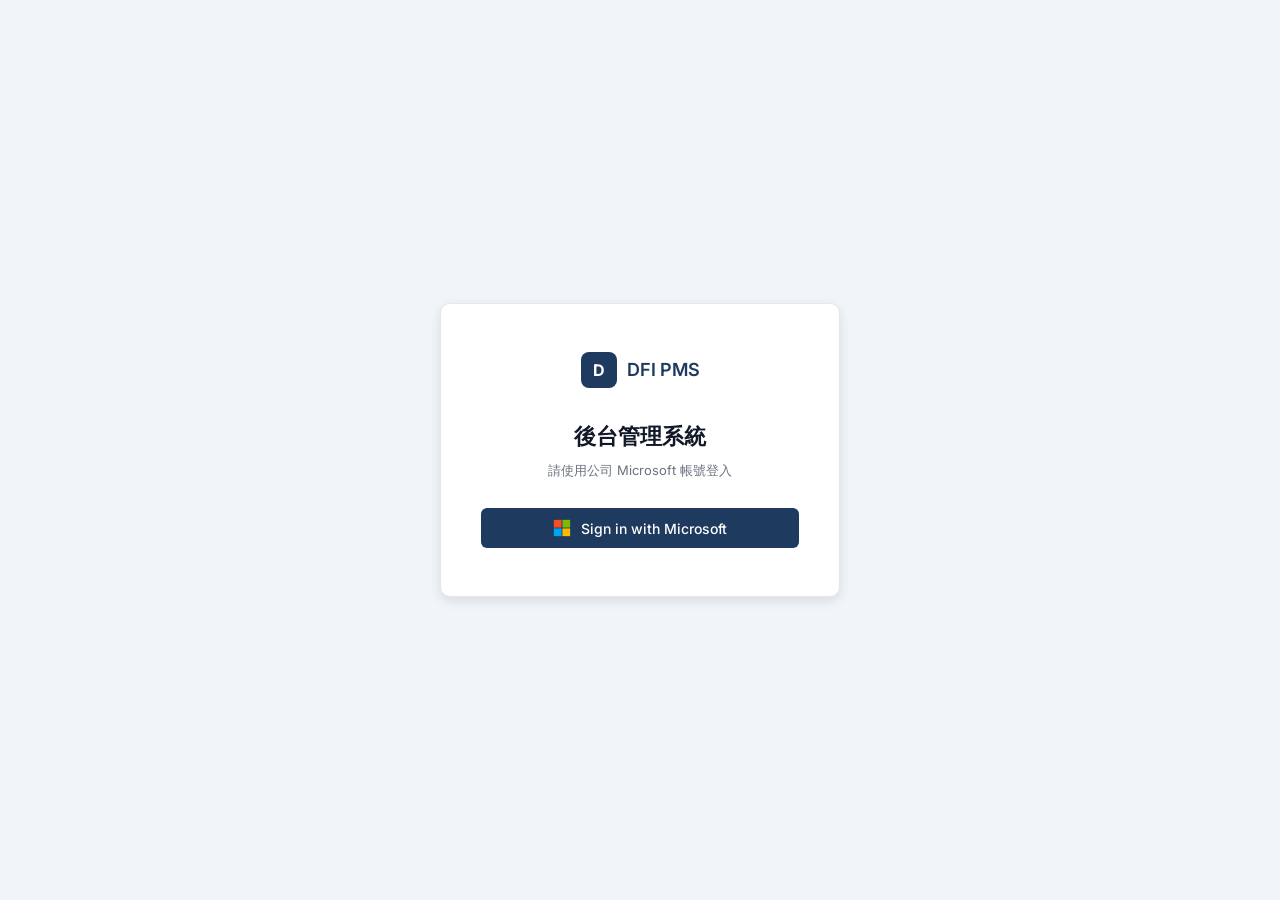
<file: demo/index.html>
<!DOCTYPE html>
<html lang="zh-TW">
<head>
  <meta charset="UTF-8" />
  <meta name="viewport" content="width=device-width, initial-scale=1.0" />
  <title>DFI PMS — Demo</title>
  <link rel="preconnect" href="https://fonts.googleapis.com" />
  <link rel="preconnect" href="https://fonts.gstatic.com" crossorigin />
  <link href="https://fonts.googleapis.com/css2?family=Inter:wght@400;500;600;700&display=swap" rel="stylesheet" />
  <link rel="stylesheet" href="css/tokens.css" />
  <link rel="stylesheet" href="css/layout.css" />
  <link rel="stylesheet" href="css/shared.css" />
  <link rel="stylesheet" href="css/categories.css" />
  <link rel="stylesheet" href="css/products.css" />
</head>
<body>

<!-- ============================================================
     AUTH PAGES
     ============================================================ -->

<!-- Login -->
<div id="view-login" class="auth-page">
  <div class="auth-card">
    <div class="brand">
      <div class="brand-icon">D</div>
      <span class="brand-name">DFI PMS</span>
    </div>
    <h1>後台管理系統</h1>
    <p>請使用公司 Microsoft 帳號登入</p>
    <button class="btn-microsoft" onclick="navigate('products')">
      <svg width="18" height="18" viewBox="0 0 21 21" fill="none">
        <rect x="1" y="1" width="9" height="9" fill="#f25022"/>
        <rect x="11" y="1" width="9" height="9" fill="#7fba00"/>
        <rect x="1" y="11" width="9" height="9" fill="#00a4ef"/>
        <rect x="11" y="11" width="9" height="9" fill="#ffb900"/>
      </svg>
      Sign in with Microsoft
    </button>
  </div>
</div>

<!-- 403 -->
<div id="view-403" class="auth-page">
  <div class="auth-card">
    <div class="error-page-content">
      <div class="error-code">403</div>
      <div class="error-title">無存取權限</div>
      <div class="error-desc">您的帳號無此頁面的讀取權限，請聯繫管理員。</div>
      <button class="btn btn-primary" onclick="navigate('products')">返回首頁</button>
    </div>
  </div>
</div>

<!-- 404 -->
<div id="view-404" class="auth-page">
  <div class="auth-card">
    <div class="error-page-content">
      <div class="error-code">404</div>
      <div class="error-title">找不到頁面</div>
      <div class="error-desc">您所存取的頁面不存在或已被移除。</div>
      <button class="btn btn-primary" onclick="navigate('products')">返回首頁</button>
    </div>
  </div>
</div>

<!-- ============================================================
     APP LAYOUT
     ============================================================ -->
<div id="app-layout">

  <!-- Sidebar -->
  <aside class="sidebar">
    <div class="sidebar-logo">
      <div class="sidebar-logo-icon">D</div>
      <span class="sidebar-logo-text">DFI PMS</span>
    </div>

    <nav class="sidebar-nav">

      <!-- 產品管理 -->
      <div class="nav-section">
        <div class="nav-section-label">內容管理</div>
        <div id="grp-products-toggle" class="nav-group-toggle">
          <svg width="16" height="16" viewBox="0 0 24 24" fill="none" stroke="currentColor" stroke-width="2"><path d="M21 16V8a2 2 0 0 0-1-1.73l-7-4a2 2 0 0 0-2 0l-7 4A2 2 0 0 0 3 8v8a2 2 0 0 0 1 1.73l7 4a2 2 0 0 0 2 0l7-4A2 2 0 0 0 21 16z"/></svg>
          產品管理
          <svg class="chevron" width="14" height="14" viewBox="0 0 24 24" fill="none" stroke="currentColor" stroke-width="2"><polyline points="9 18 15 12 9 6"/></svg>
        </div>
        <div id="grp-products" class="nav-group-children">
          <div id="nav-products" class="nav-item" onclick="navigate('products')">產品列表</div>
          <div id="nav-categories" class="nav-item" onclick="navigate('categories')">產品分類</div>
          <div id="nav-filters" class="nav-item" onclick="navigate('filters')">篩選器</div>
          <div id="nav-tags" class="nav-item" onclick="navigate('tags')">Tags</div>
          <div id="nav-specs" class="nav-item" onclick="navigate('specs')">產品規格</div>
        </div>
      </div>

      <!-- 檔案管理 -->
      <div class="nav-section">
        <div id="grp-files-toggle" class="nav-group-toggle">
          <svg width="16" height="16" viewBox="0 0 24 24" fill="none" stroke="currentColor" stroke-width="2"><path d="M22 19a2 2 0 0 1-2 2H4a2 2 0 0 1-2-2V5a2 2 0 0 1 2-2h5l2 3h9a2 2 0 0 1 2 2z"/></svg>
          檔案管理
          <svg class="chevron" width="14" height="14" viewBox="0 0 24 24" fill="none" stroke="currentColor" stroke-width="2"><polyline points="9 18 15 12 9 6"/></svg>
        </div>
        <div id="grp-files" class="nav-group-children">
          <div id="nav-files" class="nav-item" onclick="navigate('files')">檔案列表</div>
          <div id="nav-file-categories" class="nav-item" onclick="navigate('file-categories')">檔案分類</div>
        </div>
      </div>

      <!-- 帳號管理 / 系統管理 -->
      <div class="nav-section">
        <div class="nav-section-label">系統</div>
        <div id="grp-accounts-toggle" class="nav-group-toggle">
          <svg width="16" height="16" viewBox="0 0 24 24" fill="none" stroke="currentColor" stroke-width="2"><path d="M17 21v-2a4 4 0 0 0-4-4H5a4 4 0 0 0-4 4v2"/><circle cx="9" cy="7" r="4"/><path d="M23 21v-2a4 4 0 0 0-3-3.87"/><path d="M16 3.13a4 4 0 0 1 0 7.75"/></svg>
          帳號管理
          <svg class="chevron" width="14" height="14" viewBox="0 0 24 24" fill="none" stroke="currentColor" stroke-width="2"><polyline points="9 18 15 12 9 6"/></svg>
        </div>
        <div id="grp-accounts" class="nav-group-children">
          <div id="nav-users" class="nav-item" onclick="navigate('users')">使用者</div>
          <div id="nav-roles" class="nav-item" onclick="navigate('roles')">角色權限</div>
        </div>

        <div id="grp-system-toggle" class="nav-group-toggle">
          <svg width="16" height="16" viewBox="0 0 24 24" fill="none" stroke="currentColor" stroke-width="2"><circle cx="12" cy="12" r="3"/><path d="M19.07 4.93a10 10 0 0 1 0 14.14M4.93 4.93a10 10 0 0 0 0 14.14"/></svg>
          系統管理
          <svg class="chevron" width="14" height="14" viewBox="0 0 24 24" fill="none" stroke="currentColor" stroke-width="2"><polyline points="9 18 15 12 9 6"/></svg>
        </div>
        <div id="grp-system" class="nav-group-children">
          <div id="nav-languages" class="nav-item" onclick="navigate('languages')">語系列表</div>
          <div id="nav-logs" class="nav-item" onclick="navigate('logs')">系統日誌</div>
        </div>
      </div>

    </nav>
  </aside>

  <!-- Main -->
  <div class="main">
    <!-- Topbar -->
    <header class="topbar">
      <nav id="breadcrumb" class="breadcrumb"></nav>
      <div class="topbar-right">
        <div class="user-menu">
          <div class="user-avatar">AD</div>
          <span class="user-name">Admin</span>
          <svg width="14" height="14" viewBox="0 0 24 24" fill="none" stroke="currentColor" stroke-width="2"><polyline points="6 9 12 15 18 9"/></svg>
        </div>
      </div>
    </header>

    <!-- Content -->
    <main class="content">
      <div id="view-container"></div>
    </main><!-- /content -->
  </div><!-- /main -->
</div><!-- /app-layout -->

<script type="module" src="js/router.js"></script>

<!-- ============================================================
     MODALS
     ============================================================ -->

<!-- Add Category Type Modal -->
<div id="add-cat-modal" class="modal-overlay" style="display:none" onclick="if(event.target===this)closeAddCatModal()">
  <div class="modal" style="width:380px">
    <div class="modal-header">
      <h3>新增分類</h3>
      <button class="modal-close" onclick="closeAddCatModal()">
        <svg width="16" height="16" viewBox="0 0 24 24" fill="none" stroke="currentColor" stroke-width="2"><line x1="18" y1="6" x2="6" y2="18"/><line x1="6" y1="6" x2="18" y2="18"/></svg>
      </button>
    </div>
    <div class="modal-body" style="padding:20px;display:flex;gap:12px">
      <button class="cat-type-card" onclick="closeAddCatModal();navigate('categories-edit')">
        <svg width="28" height="28" viewBox="0 0 24 24" fill="none" stroke="currentColor" stroke-width="1.5"><path d="M22 19a2 2 0 0 1-2 2H4a2 2 0 0 1-2-2V5a2 2 0 0 1 2-2h5l2 3h9a2 2 0 0 1 2 2z"/></svg>
        <span class="cat-type-label">大分類</span>
        <span class="cat-type-desc">頂層分類，可包含多個次分類</span>
      </button>
      <button class="cat-type-card" onclick="closeAddCatModal();navigate('categories-edit')">
        <svg width="28" height="28" viewBox="0 0 24 24" fill="none" stroke="currentColor" stroke-width="1.5"><path d="M14 2H6a2 2 0 0 0-2 2v16a2 2 0 0 0 2 2h12a2 2 0 0 0 2-2V8z"/><polyline points="14 2 14 8 20 8"/></svg>
        <span class="cat-type-label">次分類</span>
        <span class="cat-type-desc">隸屬於某個大分類下的子分類</span>
      </button>
    </div>
  </div>
</div>

<!-- Files Edit: Add Product Modal -->
<div id="files-edit-prod-modal" class="modal-overlay" style="display:none" onclick="if(event.target===this)closeFilesEditProdModal()">
  <div class="modal" style="width:480px">
    <div class="modal-header">
      <h3>新增關聯產品</h3>
      <button class="modal-close" onclick="closeFilesEditProdModal()">×</button>
    </div>
    <div style="padding:10px 16px;border-bottom:1px solid var(--border)">
      <div class="search-input" style="max-width:100%">
        <svg width="14" height="14" viewBox="0 0 24 24" fill="none" stroke="currentColor" stroke-width="2"><circle cx="11" cy="11" r="8"/><line x1="21" y1="21" x2="16.65" y2="16.65"/></svg>
        <input id="files-edit-prod-modal-search" type="text" placeholder="搜尋型號 / 分類..." />
      </div>
    </div>
    <div class="modal-body" id="files-edit-prod-modal-list" style="max-height:380px;overflow-y:auto;padding:0"></div>
    <div class="modal-footer">
      <button class="btn btn-secondary" onclick="closeFilesEditProdModal()">完成</button>
    </div>
  </div>
</div>

<!-- Add Relation / Accessory Modal -->
<div id="add-relation-modal" class="modal-overlay" style="display:none" onclick="if(event.target===this)closeAddRelationModal()">
  <div class="modal" style="width:480px">
    <div class="modal-header">
      <h3 id="add-relation-modal-title">新增衍生產品</h3>
      <button class="modal-close" onclick="closeAddRelationModal()">×</button>
    </div>
    <div style="padding:10px 16px;border-bottom:1px solid var(--border)">
      <div class="search-input" style="max-width:100%">
        <svg width="14" height="14" viewBox="0 0 24 24" fill="none" stroke="currentColor" stroke-width="2"><circle cx="11" cy="11" r="8"/><line x1="21" y1="21" x2="16.65" y2="16.65"/></svg>
        <input id="add-relation-modal-search" type="text" placeholder="搜尋型號 / 分類..." />
      </div>
    </div>
    <div class="modal-body" id="add-relation-modal-list" style="max-height:380px;overflow-y:auto;padding:0">
      <!-- populated by openAddRelationModal() -->
    </div>
    <div class="modal-footer">
      <button class="btn btn-secondary" onclick="closeAddRelationModal()">完成</button>
    </div>
  </div>
</div>

<div id="sync-modal" class="modal-overlay" style="display:none" onclick="handleSyncOverlayClick(event)">
  <div class="modal">
    <div class="modal-header">
      <h3>
        <svg width="15" height="15" viewBox="0 0 24 24" fill="none" stroke="currentColor" stroke-width="2" style="vertical-align:-2px;margin-right:6px"><polyline points="23 4 23 10 17 10"/><polyline points="1 20 1 14 7 14"/><path d="M3.51 9a9 9 0 0 1 14.85-3.36L23 10M1 14l4.64 4.36A9 9 0 0 0 20.49 15"/></svg>
        同步產品至官網
      </h3>
      <button class="modal-close" onclick="closeSyncModal()">×</button>
    </div>
    <div class="sync-select-all-row" id="sync-select-all-row" style="display:none">
      <label style="display:flex;align-items:center;gap:10px;padding:10px 20px;border-bottom:1px solid var(--border);font-size:13px;cursor:pointer;background:var(--sidebar-bg)">
        <input type="checkbox" id="sync-select-all" checked onchange="toggleSyncSelectAll(this)" />
        <span style="font-weight:500">全選</span>
      </label>
    </div>
    <div class="modal-body" id="sync-modal-body">
      <!-- populated by openSyncModal() -->
    </div>
    <div class="modal-footer">
      <span id="sync-modal-count" style="font-size:12px;color:var(--text-2);margin-right:auto"></span>
      <button class="btn btn-secondary" onclick="closeSyncModal()">取消</button>
      <button class="btn btn-primary" id="sync-modal-confirm" onclick="confirmSync()">確認同步</button>
    </div>
  </div>
</div>
</body>
</html>
</file>
<file: demo/css/tokens.css>
/* ============================================================
   DFI PMS Demo — Design Tokens + Reset
   ============================================================ */

/* --- Design Tokens --- */
:root {
  --primary:      #1E3A5F;
  --accent:       #2D6BE4;
  --accent-light: #EEF2FF;
  --bg:           #FFFFFF;
  --sidebar-bg:   #F8F9FA;
  --border:       #E5E7EB;
  --text:         #111827;
  --text-2:       #6B7280;
  --text-3:       #9CA3AF;
  --hover-bg:     #F3F4F6;
  --danger:       #EF4444;
  --success:      #22C55E;
  --warning:      #F59E0B;
  --radius:       6px;
  --radius-lg:    10px;
  --shadow:       0 1px 3px rgba(0,0,0,.08), 0 1px 2px rgba(0,0,0,.04);
  --shadow-md:    0 4px 12px rgba(0,0,0,.1);
  --sidebar-w:    240px;
  --topbar-h:     60px;
  --font:         'Inter', -apple-system, BlinkMacSystemFont, 'Segoe UI', sans-serif;
}

/* --- Reset --- */
*, *::before, *::after { box-sizing: border-box; margin: 0; padding: 0; }
html { font-size: 14px; }
body { font-family: var(--font); color: var(--text); background: var(--bg); line-height: 1.5; -webkit-font-smoothing: antialiased; }
a { color: inherit; text-decoration: none; }
button, input, select, textarea { font-family: inherit; font-size: inherit; }
ul, ol { list-style: none; }
img { display: block; max-width: 100%; }
</file>
<file: demo/css/layout.css>
/* ============================================================
   DFI PMS Demo — App Layout (auth pages, sidebar, topbar)
   ============================================================ */

/* ============================================================
   AUTH PAGES (login / 403 / 404)
   ============================================================ */
.auth-page {
  display: none;
  min-height: 100vh;
  background: #F1F5F9;
  align-items: center;
  justify-content: center;
  flex-direction: column;
}
.auth-page.active { display: flex; }

.auth-card {
  background: var(--bg);
  border: 1px solid var(--border);
  border-radius: var(--radius-lg);
  box-shadow: var(--shadow-md);
  padding: 48px 40px;
  width: 400px;
  text-align: center;
}
.auth-card .brand {
  display: flex;
  align-items: center;
  justify-content: center;
  gap: 10px;
  margin-bottom: 32px;
}
.auth-card .brand-icon {
  width: 36px; height: 36px;
  background: var(--primary);
  border-radius: 8px;
  display: flex; align-items: center; justify-content: center;
  color: #fff;
  font-weight: 700;
  font-size: 16px;
}
.auth-card .brand-name { font-size: 18px; font-weight: 600; color: var(--primary); }
.auth-card h1 { font-size: 22px; font-weight: 600; margin-bottom: 8px; }
.auth-card p { color: var(--text-2); margin-bottom: 28px; font-size: 13px; }

.btn-microsoft {
  display: flex;
  align-items: center;
  justify-content: center;
  gap: 10px;
  width: 100%;
  padding: 11px 20px;
  background: var(--primary);
  color: #fff;
  border: none;
  border-radius: var(--radius);
  font-size: 14px;
  font-weight: 500;
  cursor: pointer;
  transition: background .15s;
}
.btn-microsoft:hover { background: #162d4a; }
.btn-microsoft svg { flex-shrink: 0; }

.error-page-content { text-align: center; }
.error-code { font-size: 80px; font-weight: 700; color: var(--primary); line-height: 1; }
.error-title { font-size: 20px; font-weight: 600; margin: 12px 0 8px; }
.error-desc { color: var(--text-2); margin-bottom: 24px; }

/* ============================================================
   APP LAYOUT
   ============================================================ */
#app-layout {
  display: none;
  height: 100vh;
  overflow: hidden;
}
#app-layout.active { display: flex; }

/* --- Sidebar --- */
.sidebar {
  width: var(--sidebar-w);
  flex-shrink: 0;
  background: var(--bg);
  border-right: 1px solid var(--border);
  display: flex;
  flex-direction: column;
  overflow-y: auto;
  overflow-x: hidden;
}

.sidebar-logo {
  display: flex;
  align-items: center;
  gap: 10px;
  padding: 0 16px;
  height: var(--topbar-h);
  border-bottom: 1px solid var(--border);
  flex-shrink: 0;
}
.sidebar-logo-icon {
  width: 30px; height: 30px;
  background: var(--primary);
  border-radius: 7px;
  display: flex; align-items: center; justify-content: center;
  color: #fff; font-weight: 700; font-size: 13px;
  flex-shrink: 0;
}
.sidebar-logo-text { font-size: 15px; font-weight: 600; color: var(--primary); }

.sidebar-nav { padding: 12px 0; flex: 1; }

.nav-section { margin-bottom: 4px; }
.nav-section-label {
  font-size: 11px;
  font-weight: 600;
  text-transform: uppercase;
  letter-spacing: .06em;
  color: var(--text-3);
  padding: 6px 16px 2px;
}

.nav-item {
  display: flex;
  align-items: center;
  gap: 8px;
  padding: 7px 16px;
  font-size: 13.5px;
  color: var(--text-2);
  cursor: pointer;
  border-radius: 0;
  transition: background .12s, color .12s;
  position: relative;
}
.nav-item:hover { background: var(--hover-bg); color: var(--text); }
.nav-item.active {
  background: var(--accent-light);
  color: var(--accent);
  font-weight: 500;
}
.nav-item.active::before {
  content: '';
  position: absolute;
  left: 0; top: 4px; bottom: 4px;
  width: 3px;
  background: var(--accent);
  border-radius: 0 3px 3px 0;
}
.nav-item svg { flex-shrink: 0; opacity: .7; }
.nav-item.active svg { opacity: 1; }

.nav-group-toggle {
  display: flex;
  align-items: center;
  gap: 8px;
  padding: 7px 16px;
  font-size: 13.5px;
  font-weight: 500;
  color: var(--text);
  cursor: pointer;
  transition: background .12s;
  user-select: none;
}
.nav-group-toggle:hover { background: var(--hover-bg); }
.nav-group-toggle .chevron {
  margin-left: auto;
  transition: transform .2s;
}
.nav-group-toggle.open .chevron { transform: rotate(90deg); }
.nav-group-toggle svg:first-child { opacity: .7; }

.nav-group-children {
  display: none;
  background: var(--sidebar-bg);
}
.nav-group-children.open { display: block; }
.nav-group-children .nav-item {
  padding-left: 36px;
  font-size: 13px;
}

/* --- Main area --- */
.main {
  flex: 1;
  min-width: 0;
  display: flex;
  flex-direction: column;
  overflow: hidden;
}

/* --- Topbar --- */
.topbar {
  height: var(--topbar-h);
  flex-shrink: 0;
  border-bottom: 1px solid var(--border);
  display: flex;
  align-items: center;
  padding: 0 24px;
  gap: 12px;
  background: var(--bg);
}
.breadcrumb {
  display: flex;
  align-items: center;
  gap: 6px;
  font-size: 13px;
  color: var(--text-2);
  flex: 1;
}
.breadcrumb-sep { color: var(--border); }
.breadcrumb-current { color: var(--text); font-weight: 500; }

.topbar-right {
  display: flex;
  align-items: center;
  gap: 12px;
}
.user-menu {
  display: flex;
  align-items: center;
  gap: 8px;
  cursor: pointer;
  padding: 5px 10px;
  border-radius: var(--radius);
  transition: background .12s;
}
.user-menu:hover { background: var(--hover-bg); }
.user-avatar {
  width: 28px; height: 28px;
  border-radius: 50%;
  background: var(--primary);
  color: #fff;
  display: flex; align-items: center; justify-content: center;
  font-size: 11px;
  font-weight: 600;
}
.user-name { font-size: 13px; font-weight: 500; }

/* --- Content area --- */
.content {
  flex: 1;
  overflow-y: auto;
  background: #F8FAFC;
}
</file>
<file: demo/css/shared.css>
/* ============================================================
   DFI PMS Demo — Shared Components
   (buttons, cards, tables, badges, forms, tabs, misc)
   ============================================================ */

/* ============================================================
   VIEWS
   ============================================================ */
.view { display: none; padding: 28px 32px; }
.view.active { display: block; }

/* --- Page header --- */
.page-header {
  display: flex;
  align-items: center;
  margin-bottom: 20px;
}
.page-header h2 {
  font-size: 20px;
  font-weight: 600;
  flex: 1;
}
.page-header .actions { display: flex; gap: 8px; }

/* --- Buttons --- */
.btn {
  display: inline-flex;
  align-items: center;
  gap: 6px;
  padding: 7px 14px;
  border-radius: var(--radius);
  font-size: 13px;
  font-weight: 500;
  cursor: pointer;
  border: 1px solid transparent;
  transition: all .15s;
  white-space: nowrap;
}
.btn-primary {
  background: var(--accent);
  color: #fff;
  border-color: var(--accent);
}
.btn-primary:hover { background: #2460d0; border-color: #2460d0; }
.btn-secondary {
  background: var(--bg);
  color: var(--text);
  border-color: var(--border);
}
.btn-secondary:hover { background: var(--hover-bg); }
.btn-danger {
  background: #FEF2F2;
  color: var(--danger);
  border-color: #FECACA;
}
.btn-danger:hover { background: #FEE2E2; }
.btn-sm { padding: 4px 10px; font-size: 12px; }
.btn-icon {
  padding: 6px;
  background: var(--bg);
  border: 1px solid var(--border);
  border-radius: var(--radius);
  cursor: pointer;
  display: inline-flex;
  align-items: center;
  justify-content: center;
  color: var(--text-2);
  transition: all .15s;
}
.btn-icon:hover { background: var(--hover-bg); color: var(--text); }

/* --- Card --- */
.card {
  background: var(--bg);
  border: 1px solid var(--border);
  border-radius: var(--radius-lg);
  box-shadow: var(--shadow);
}

/* --- Toolbar (search + filter bar) --- */
.toolbar {
  display: flex;
  align-items: center;
  gap: 10px;
  padding: 14px 16px;
  border-bottom: 1px solid var(--border);
}
.search-input {
  display: flex;
  align-items: center;
  gap: 8px;
  padding: 6px 12px;
  border: 1px solid var(--border);
  border-radius: var(--radius);
  background: var(--sidebar-bg);
  color: var(--text-2);
  font-size: 13px;
  flex: 1;
  max-width: 280px;
}
.search-input input {
  border: none;
  background: transparent;
  outline: none;
  color: var(--text);
  width: 100%;
}
.search-input input::placeholder { color: var(--text-3); }
.filter-select {
  appearance: none;
  padding: 6px 28px 6px 10px;
  border: 1px solid var(--border);
  border-radius: var(--radius);
  background: var(--bg) url("data:image/svg+xml,%3Csvg width='10' height='6' viewBox='0 0 10 6' fill='none' xmlns='http://www.w3.org/2000/svg'%3E%3Cpath d='M1 1l4 4 4-4' stroke='%239CA3AF' stroke-width='1.5' stroke-linecap='round' stroke-linejoin='round'/%3E%3C/svg%3E") no-repeat right 10px center;
  color: var(--text);
  font-size: 13px;
  cursor: pointer;
  outline: none;
  transition: border-color .15s, box-shadow .15s;
}
.filter-select:hover { border-color: #9CA3AF; }
.filter-select:focus { border-color: var(--accent); box-shadow: 0 0 0 2px var(--accent-light); }
.filter-select.active { border-color: var(--accent); color: var(--accent); background-color: var(--accent-light); }
.filter-divider {
  width: 1px; height: 20px;
  background: var(--border);
  flex-shrink: 0;
  align-self: center;
}
.toolbar-right { margin-left: auto; display: flex; gap: 8px; }

/* --- Table --- */
.table-wrap { overflow-x: auto; }
table {
  width: 100%;
  border-collapse: collapse;
  font-size: 13px;
}
thead th {
  padding: 10px 16px;
  text-align: left;
  font-weight: 500;
  color: var(--text-2);
  font-size: 12px;
  text-transform: uppercase;
  letter-spacing: .04em;
  border-bottom: 1px solid var(--border);
  background: var(--sidebar-bg);
  white-space: nowrap;
}
tbody td {
  padding: 12px 16px;
  border-bottom: 1px solid var(--border);
  color: var(--text);
  vertical-align: middle;
}
tbody tr:last-child td { border-bottom: none; }
tbody tr:hover { background: #FAFAFA; }
.col-actions { display: flex; gap: 6px; align-items: center; }
.empty-state {
  padding: 64px 16px;
  text-align: center;
  color: var(--text-3);
}
.empty-state-icon { font-size: 32px; margin-bottom: 12px; }
.empty-state-text { font-size: 13px; }

/* --- Pagination --- */
.pagination {
  display: flex;
  align-items: center;
  justify-content: space-between;
  padding: 12px 16px;
  border-top: 1px solid var(--border);
  font-size: 13px;
  color: var(--text-2);
}
.pagination-info { font-size: 12px; }
.pagination-pages { display: flex; gap: 4px; }
.page-btn {
  width: 30px; height: 30px;
  display: flex; align-items: center; justify-content: center;
  border: 1px solid var(--border);
  border-radius: var(--radius);
  font-size: 12px;
  cursor: pointer;
  background: var(--bg);
  color: var(--text-2);
  transition: all .12s;
}
.page-btn:hover { background: var(--hover-bg); }
.page-btn.active { background: var(--accent); color: #fff; border-color: var(--accent); }

/* --- Badge --- */
.badge {
  display: inline-flex;
  align-items: center;
  gap: 4px;
  padding: 2px 8px;
  border-radius: 20px;
  font-size: 11px;
  font-weight: 500;
}
.badge-success { background: #DCFCE7; color: #15803D; }
.badge-danger  { background: #FEE2E2; color: #DC2626; }
.badge-neutral { background: #F3F4F6; color: var(--text-2); }
.badge-warning { background: #FEF3C7; color: #D97706; }
.badge-info    { background: #DBEAFE; color: #1D4ED8; }
.badge-primary { background: #EDE9FE; color: #6D28D9; }
.badge-dot { width: 5px; height: 5px; border-radius: 50%; background: currentColor; }

.status-capsule { display: inline-flex; cursor: pointer; user-select: none; }
.status-capsule input { position: absolute; opacity: 0; width: 0; height: 0; }
.status-capsule-pill {
  position: relative;
  width: 40px; height: 22px;
  border-radius: 11px;
  background: #D1D5DB;
  transition: background .2s;
  flex-shrink: 0;
}
.status-capsule-pill::after {
  content: '';
  position: absolute;
  top: 3px; left: 3px;
  width: 16px; height: 16px;
  border-radius: 50%;
  background: #fff;
  box-shadow: 0 1px 3px rgba(0,0,0,.2);
  transition: transform .2s;
}
.status-capsule input:checked + .status-capsule-pill { background: var(--accent); }
.status-capsule input:checked + .status-capsule-pill::after { transform: translateX(18px); }

/* File category tree name — disabled state */
.cat-name-off { color: var(--text-3); text-decoration: line-through; }

/* File category status warning */
.filecat-status-warning {
  display: flex;
  align-items: flex-start;
  gap: 8px;
  margin-top: 12px;
  padding: 10px 12px;
  background: #FEF2F2;
  border: 1px solid #FECACA;
  border-radius: 6px;
  font-size: 12px;
  color: #DC2626;
  line-height: 1.5;
}
.filecat-status-warning svg { flex-shrink: 0; margin-top: 1px; }

/* Lang status dots */
.lang-dots { display: flex; gap: 4px; align-items: center; flex-wrap: wrap; }
.lang-dot {
  font-size: 10px;
  padding: 1px 5px;
  border-radius: 3px;
  font-weight: 600;
  letter-spacing: .02em;
}
.lang-dot.on  { background: #DCFCE7; color: #15803D; }
.lang-dot.off { background: #F3F4F6; color: var(--text-3); }

/* Product list language status dots (enable + publish status) */
.ldot {
  display: inline-flex;
  align-items: center;
  padding: 2px 6px;
  border-radius: 3px;
  font-size: 10px;
  font-weight: 700;
  letter-spacing: .02em;
  border: 1px solid transparent;
  cursor: default;
}
.ldot-on  { background: #DCFCE7; color: #15803D; border-color: #86EFAC; }
.ldot-off { background: transparent; color: var(--text-3); border-color: var(--border); }

/* ============================================================
   FORM / EDIT PAGES
   ============================================================ */
.form-header {
  display: flex;
  align-items: center;
  margin-bottom: 24px;
  gap: 12px;
}
.form-header .back-btn {
  padding: 6px;
  border: 1px solid var(--border);
  border-radius: var(--radius);
  background: var(--bg);
  cursor: pointer;
  display: flex;
  color: var(--text-2);
  transition: all .12s;
}
.form-header .back-btn:hover { background: var(--hover-bg); color: var(--text); }
.form-header h2 { font-size: 19px; font-weight: 600; flex: 1; }
.form-header .form-actions { display: flex; gap: 8px; }

/* More-menu (... dropdown) */
.more-menu { position: relative; display: inline-block; flex-shrink: 0; }
.more-menu-dropdown {
  display: none;
  position: absolute;
  right: 0;
  top: calc(100% + 4px);
  background: #fff;
  border: 1px solid var(--border);
  border-radius: var(--radius);
  box-shadow: 0 4px 12px rgba(0,0,0,.10);
  min-width: 150px;
  z-index: 200;
}
.more-menu-dropdown.open { display: block; }
.more-menu-item {
  display: block;
  width: 100%;
  padding: 9px 14px;
  font-size: 13px;
  text-align: left;
  border: none;
  background: none;
  cursor: pointer;
  color: var(--text);
  white-space: nowrap;
}
.more-menu-item:hover { background: var(--hover-bg); }
.more-menu-item.danger { color: #DC2626; }

.form-section {
  background: var(--bg);
  border: 1px solid var(--border);
  border-radius: var(--radius-lg);
  margin-bottom: 16px;
  box-shadow: var(--shadow);
}
.form-section-header {
  padding: 14px 20px;
  border-bottom: 1px solid var(--border);
  font-weight: 600;
  font-size: 14px;
  display: flex;
  align-items: center;
  gap: 8px;
}
.form-section-body { padding: 20px; }

.form-grid { display: grid; grid-template-columns: repeat(2, 1fr); gap: 16px; }
.form-grid-3 { display: grid; grid-template-columns: repeat(3, 1fr); gap: 16px; }
.form-full { grid-column: 1 / -1; }

.form-group { display: flex; flex-direction: column; gap: 5px; }
.form-label {
  font-size: 12px;
  font-weight: 500;
  color: var(--text-2);
  text-transform: uppercase;
  letter-spacing: .04em;
}
.form-label-hint {
  font-size: 11px;
  font-weight: 400;
  color: var(--text-3);
  text-transform: none;
  letter-spacing: 0;
  margin-left: 6px;
}
.form-input {
  padding: 8px 12px;
  border: 1px solid var(--border);
  border-radius: var(--radius);
  font-size: 13px;
  color: var(--text);
  background: var(--bg);
  outline: none;
  transition: border-color .15s;
}
.form-input:focus { border-color: var(--accent); box-shadow: 0 0 0 3px rgba(45,107,228,.1); }
.form-input::placeholder { color: var(--text-3); }
textarea.form-input { min-height: 90px; resize: vertical; }
select.form-input { cursor: pointer; }
.form-input[disabled] { background: var(--sidebar-bg); color: var(--text-2); cursor: not-allowed; }

/* upload zone */
.upload-zone {
  border: 2px dashed var(--border);
  border-radius: var(--radius-lg);
  padding: 32px;
  text-align: center;
  color: var(--text-3);
  font-size: 13px;
  cursor: pointer;
  transition: all .15s;
}
.upload-zone:hover { border-color: var(--accent); color: var(--accent); background: var(--accent-light); }
.upload-zone-icon { font-size: 28px; margin-bottom: 8px; }

/* ── Files edit: upload method radio cards ── */
.upload-method-group { display: flex; gap: 12px; }
.upload-method-option { flex: 0 0 auto; width: 180px; cursor: pointer; }
.upload-method-option input[type="radio"] { display: none; }
.upload-method-content {
  display: flex; flex-direction: column; align-items: center; gap: 4px;
  padding: 16px 20px; border: 2px solid var(--border); border-radius: var(--radius-lg);
  background: var(--card-bg); transition: border-color .15s, background .15s, color .15s;
  color: var(--text-2);
}
.upload-method-option:hover .upload-method-content,
.upload-method-option.selected .upload-method-content {
  border-color: var(--accent); background: var(--accent-light); color: var(--accent);
}
.upload-method-name { font-weight: 600; font-size: 13px; }
.upload-method-sub  { font-size: 12px; opacity: .7; }
.upload-file-info {
  display: flex; align-items: center; gap: 8px;
  padding: 10px 14px; margin-top: 8px;
  border: 1px solid var(--border); border-radius: var(--radius);
  background: var(--sidebar-bg); font-size: 13px;
}
.upload-file-name  { flex: 1; font-weight: 500; overflow: hidden; text-overflow: ellipsis; white-space: nowrap; }
.upload-file-size  { color: var(--text-3); font-size: 12px; flex-shrink: 0; }
.upload-file-remove { background: none; border: none; color: #e53935; font-size: 12px; cursor: pointer; padding: 0 4px; flex-shrink: 0; }
.upload-file-remove:hover { text-decoration: underline; }
.field-required { color: #e53935; font-size: 13px; margin-left: 2px; }
.form-hint { font-size: 12px; color: var(--text-3); margin-top: 3px; }

/* rich text placeholder */
.richtext-placeholder {
  border: 1px solid var(--border);
  border-radius: var(--radius);
  min-height: 200px;
  background: var(--sidebar-bg);
  display: flex;
  align-items: center;
  justify-content: center;
  color: var(--text-3);
  font-size: 13px;
}

/* ============================================================
   TABS
   ============================================================ */
.tabs-bar {
  display: flex;
  border-bottom: 1px solid var(--border);
  background: var(--bg);
  padding: 0 20px;
  gap: 0;
  flex-shrink: 0;
}
.tab-btn {
  padding: 13px 16px;
  font-size: 13px;
  font-weight: 500;
  color: var(--text-2);
  border: none;
  background: transparent;
  cursor: pointer;
  border-bottom: 2px solid transparent;
  margin-bottom: -1px;
  transition: color .15s;
  white-space: nowrap;
}
.tab-btn:hover { color: var(--text); }
.tab-btn.active { color: var(--accent); border-bottom-color: var(--accent); }

.tab-panel { display: none; padding: 20px; }
.tab-panel.active { display: block; }

/* Tabs as card wrapper */
.tabs-card {
  background: var(--bg);
  border: 1px solid var(--border);
  border-radius: var(--radius-lg);
  box-shadow: var(--shadow);
  margin-bottom: 16px;
  overflow: hidden;
}

/* ============================================================
   LANG TABS (for edit pages)
   ============================================================ */
.lang-tabs-bar {
  display: flex;
  gap: 4px;
  padding: 0 20px 0;
  margin-bottom: 0;
}
.lang-tab-btn {
  padding: 6px 14px;
  font-size: 12px;
  font-weight: 600;
  border-radius: var(--radius) var(--radius) 0 0;
  border: 1px solid var(--border);
  border-bottom: none;
  background: var(--sidebar-bg);
  color: var(--text-2);
  cursor: pointer;
  transition: all .12s;
}
.lang-tab-btn:hover { background: var(--hover-bg); color: var(--text); }
.lang-tab-btn.active { background: var(--bg); color: var(--accent); font-weight: 600; }

/* ============================================================
   FOLDER BREADCRUMB (product list)
   ============================================================ */
.folder-nav {
  display: flex;
  align-items: center;
  gap: 6px;
  padding: 12px 16px;
  border-bottom: 1px solid var(--border);
  font-size: 13px;
}
.folder-nav-item {
  display: flex;
  align-items: center;
  gap: 4px;
  color: var(--accent);
  cursor: pointer;
  padding: 2px 6px;
  border-radius: 4px;
  transition: background .12s;
}
.folder-nav-item:hover { background: var(--accent-light); }
.folder-nav-item.current { color: var(--text); font-weight: 500; cursor: default; }
.folder-nav-item.current:hover { background: transparent; }
.folder-nav-sep { color: var(--text-3); }

/* ============================================================
   ROLE PERMISSION MATRIX
   ============================================================ */
.matrix-table th, .matrix-table td {
  text-align: center;
  min-width: 60px;
}
.matrix-table th:first-child,
.matrix-table td:first-child {
  text-align: left;
  min-width: 160px;
}
.matrix-header-role { font-size: 12px; color: var(--text-2); }

/* ============================================================
   MISC
   ============================================================ */
.divider { height: 1px; background: var(--border); margin: 20px 0; }
.text-sm { font-size: 12px; color: var(--text-2); }
.text-muted { color: var(--text-3); }
.flex { display: flex; }
.items-center { align-items: center; }
.gap-2 { gap: 8px; }
.gap-3 { gap: 12px; }
.mt-2 { margin-top: 8px; }
.mt-4 { margin-top: 16px; }
.mr-auto { margin-right: auto; }

/* Scrollbar */
::-webkit-scrollbar { width: 6px; height: 6px; }
::-webkit-scrollbar-track { background: transparent; }
::-webkit-scrollbar-thumb { background: #D1D5DB; border-radius: 3px; }
::-webkit-scrollbar-thumb:hover { background: #9CA3AF; }
</file>
<file: demo/css/categories.css>
/* ============================================================
   DFI PMS Demo — Category Tree Styles
   ============================================================ */

/* ============================================================
   CATEGORY TREE
   ============================================================ */
.cat-tree {
  border: 1px solid var(--border);
  border-radius: var(--radius);
  overflow: hidden;
}
.cat-node { background: var(--bg); }
.cat-parent { border-bottom: 1px solid var(--border); }
.cat-parent:last-child { border-bottom: none; }
.cat-node-row {
  display: flex;
  align-items: center;
  gap: 8px;
  padding: 10px 14px;
  cursor: default;
  transition: background .1s;
}
.cat-node-row:hover { background: var(--hover-bg); }
.cat-parent > .cat-node-row { font-weight: 500; }
.cat-toggle {
  background: none;
  border: none;
  cursor: pointer;
  padding: 0;
  font-size: 12px;
  color: var(--text-3);
  width: 16px;
  text-align: center;
  flex-shrink: 0;
  line-height: 1;
}
.cat-toggle:hover { color: var(--text); }
.cat-toggle-spacer { width: 16px; flex-shrink: 0; }
.cat-icon { flex-shrink: 0; color: var(--accent); }
.cat-icon-sub { color: var(--text-3); }
.cat-name { flex: 1; font-size: 13px; }
.cat-actions { display: flex; gap: 6px; flex-shrink: 0; }
.cat-children {
  border-top: 1px solid var(--border);
  background: #FAFBFC;
}
.cat-children .cat-node {
  border-bottom: 1px solid var(--border);
  background: transparent;
}
.cat-children .cat-node:last-child { border-bottom: none; }
.cat-children .cat-node-row { padding-left: 44px; }
/* Add-category type cards */
.cat-type-card {
  flex: 1;
  display: flex;
  flex-direction: column;
  align-items: center;
  gap: 8px;
  padding: 20px 12px;
  border: 1.5px solid var(--border);
  border-radius: var(--radius);
  background: var(--bg);
  cursor: pointer;
  transition: border-color .15s, background .15s;
  text-align: center;
}
.cat-type-card:hover {
  border-color: var(--accent);
  background: var(--accent-light);
}
.cat-type-card svg { color: var(--accent); }
.cat-type-label { font-weight: 600; font-size: 14px; }
.cat-type-desc { font-size: 12px; color: var(--text-2); line-height: 1.4; }

/* DnD */
.cat-node.dragging { opacity: 0.35; }
.cat-node.drag-over > .cat-node-row {
  box-shadow: inset 0 2px 0 var(--accent);
  background: var(--accent-light);
}
</file>
<file: demo/css/products.css>
/* ============================================================
   DFI PMS Demo — Product-specific Styles
   ============================================================ */

/* ============================================================
   CHIPS (filter / tag selector in forms)
   ============================================================ */
.chip {
  display: inline-flex;
  align-items: center;
  gap: 4px;
  padding: 3px 10px;
  background: var(--accent-light);
  color: var(--accent);
  border: 1px solid rgba(45,107,228,.2);
  border-radius: 20px;
  font-size: 12px;
  font-weight: 500;
  margin: 2px;
  cursor: default;
  user-select: none;
}
.chip-remove {
  cursor: pointer;
  opacity: .5;
  font-style: normal;
  line-height: 1;
  padding: 0 1px;
  transition: opacity .12s;
}
.chip-remove:hover { opacity: 1; }
.chip-add {
  background: var(--hover-bg);
  color: var(--text-2);
  border: 1px dashed var(--border);
  cursor: pointer;
  transition: all .12s;
  font-size: 12px;
}
.chip-add:hover { background: var(--accent-light); color: var(--accent); border-color: var(--accent); }

/* ============================================================
   SPEC CELL INPUT (inline-editable cells inside spec tables)
   ============================================================ */
.spec-cell-input {
  width: 100%;
  border: 1px solid transparent;
  background: transparent;
  padding: 4px 6px;
  border-radius: var(--radius);
  font-size: 13px;
  font-family: var(--font);
  color: var(--text);
  outline: none;
  transition: border-color .15s, background .15s;
}
.spec-cell-input:hover  { border-color: var(--border); }
.spec-cell-input:focus  { border-color: var(--accent); background: var(--accent-light); box-shadow: 0 0 0 3px rgba(45,107,228,.1); }

/* ============================================================
   SKU COMPARISON TABLE
   ============================================================ */
.sku-compare-wrap {
  overflow-x: auto;
  border: 1px solid var(--border);
  border-radius: var(--radius);
}
.sku-compare-table {
  width: 100%;
  border-collapse: collapse;
  table-layout: fixed;
}
.sku-compare-table th,
.sku-compare-table td {
  border: 1px solid var(--border);
  padding: 0;
  vertical-align: top;
}
.sku-label-col {
  width: 150px;
  min-width: 130px;
  background: var(--sidebar-bg);
  position: sticky;
  left: 0;
  z-index: 1;
}
.sku-data-col { min-width: 200px; }
.sku-group-row td {
  background: var(--sidebar-bg);
  font-weight: 600;
  font-size: 12px;
  padding: 6px 12px;
  color: var(--text-2);
  letter-spacing: .04em;
  text-transform: uppercase;
}
.sku-label-cell {
  padding: 6px 10px;
  font-size: 12px;
  font-weight: 500;
  color: var(--text-2);
  background: var(--sidebar-bg);
  position: sticky;
  left: 0;
}
.sku-header-cell {
  padding: 10px 12px;
  text-align: center;
  vertical-align: middle;
  position: relative;
}
.sku-header-pn {
  display: block;
  width: 100%;
  font-weight: 600;
  font-size: 13px;
  text-align: center;
  border: 1px solid transparent;
  background: transparent;
  padding: 2px 20px 2px 4px;
  border-radius: 4px;
  font-family: var(--font);
  color: var(--text);
  outline: none;
}
.sku-header-pn:hover { border-color: var(--border); }
.sku-header-pn:focus { border-color: var(--accent); background: var(--accent-light); }
.sku-col-delete {
  position: absolute;
  top: 6px;
  right: 6px;
  width: 20px;
  height: 20px;
  border-radius: 50%;
  border: 1px solid var(--border);
  background: var(--bg);
  color: var(--text-2);
  font-size: 13px;
  line-height: 18px;
  text-align: center;
  cursor: pointer;
  opacity: 0;
  transition: opacity .15s, background .15s, color .15s, border-color .15s;
  padding: 0;
}
.sku-header-cell:hover .sku-col-delete { opacity: 1; }
.sku-col-delete:hover { background: #dc2626; color: #fff; border-color: #dc2626; }
.sku-col-inactive { background: var(--sidebar-bg); }
.sku-col-inactive .sku-header-pn { color: var(--text-3); font-weight: 400; }
.sku-cell-inactive { background: var(--sidebar-bg); }
.sku-cell-inactive .spec-cell-input { color: var(--text-3); cursor: not-allowed; }
.sku-header-pn::placeholder { color: var(--text-3); font-weight: 400; }

/* ============================================================
   DRAG REORDER
   ============================================================ */
.drag-handle {
  cursor: grab;
  color: var(--text-3);
  padding: 0 4px;
  user-select: none;
  font-size: 16px;
  line-height: 1;
}
.drag-handle:active { cursor: grabbing; }
tr.dragging { opacity: 0.35; }
tr.drag-over > td:first-child {
  box-shadow: inset 0 2px 0 var(--accent);
}
tr.drag-over td { background: #F0F7FF; }

/* ============================================================
   STATUS BADGE
   ============================================================ */
.badge-draft          { background: #F3F4F6; color: #6B7280; }
.badge-ready-publish  { background: #DBEAFE; color: #1D4ED8; }
.badge-published      { background: #DCFCE7; color: #15803D; }
.badge-ready-update   { background: #FEF3C7; color: #B45309; }

/* ============================================================
   MODAL
   ============================================================ */
.modal-overlay {
  position: fixed;
  inset: 0;
  background: rgba(0,0,0,.45);
  display: flex;
  align-items: center;
  justify-content: center;
  z-index: 1000;
}
.modal {
  background: var(--bg);
  border-radius: 10px;
  width: 560px;
  max-width: calc(100vw - 32px);
  max-height: 80vh;
  display: flex;
  flex-direction: column;
  box-shadow: 0 20px 60px rgba(0,0,0,.18);
}
.modal-header {
  display: flex;
  align-items: center;
  justify-content: space-between;
  padding: 18px 20px 14px;
  border-bottom: 1px solid var(--border);
}
.modal-header h3 { font-size: 15px; font-weight: 600; margin: 0; }
.modal-close {
  background: none;
  border: none;
  cursor: pointer;
  color: var(--text-3);
  font-size: 20px;
  line-height: 1;
  padding: 2px 6px;
  border-radius: var(--radius);
}
.modal-close:hover { background: var(--hover-bg); color: var(--text); }
.modal-body {
  overflow-y: auto;
  padding: 8px 0;
  flex: 1;
}
.modal-footer {
  display: flex;
  align-items: center;
  justify-content: flex-end;
  gap: 8px;
  padding: 14px 20px;
  border-top: 1px solid var(--border);
}
.modal-empty {
  padding: 40px 20px;
  text-align: center;
  color: var(--text-3);
  font-size: 13px;
}

/* Relation picker rows */
.rel-picker-row {
  display: flex;
  align-items: center;
  justify-content: space-between;
  gap: 12px;
  padding: 10px 20px;
  border-bottom: 1px solid var(--border);
  transition: background 0.1s;
}
.rel-picker-row:last-child { border-bottom: none; }
.rel-picker-row:hover { background: var(--hover-bg); }
.rel-picker-row-added { opacity: 0.55; }

/* Sync modal rows */
.sync-row {
  display: flex;
  align-items: center;
  gap: 12px;
  padding: 10px 20px;
  border-bottom: 1px solid var(--border);
}
.sync-row:last-child { border-bottom: none; }
.sync-row:hover { background: var(--hover-bg); }
.sync-row input[type="checkbox"] { flex-shrink: 0; }
.sync-row-model { font-weight: 600; font-size: 13px; flex: 1; }
.sync-row-cat   { font-size: 12px; color: var(--text-2); }

/* ============================================================
   PRODUCT STATUS STRIP (sticky header in product edit)
   ============================================================ */
.prod-status-strip {
  display: flex;
  align-items: center;
  gap: 10px;
  background: var(--bg);
  border: 1px solid var(--border);
  border-radius: var(--radius);
  padding: 9px 16px;
  margin-bottom: 16px;
  position: sticky;
  top: 0;
  z-index: 20;
  box-shadow: 0 2px 8px rgba(0,0,0,.06);
}
.prod-status-label {
  font-size: 11px;
  font-weight: 600;
  color: var(--text-3);
  text-transform: uppercase;
  letter-spacing: .05em;
  flex-shrink: 0;
}
.prod-status-lang-sel {
  border: 1px solid var(--border);
  border-radius: var(--radius);
  padding: 4px 8px;
  font-size: 12.5px;
  font-weight: 500;
  background: var(--sidebar-bg);
  color: var(--text);
  cursor: pointer;
  outline: none;
}
.prod-status-divider {
  width: 1px;
  height: 16px;
  background: var(--border);
  flex-shrink: 0;
}
.prod-hubspot-info {
  font-size: 12px;
  color: var(--text-2);
}
.prod-hubspot-info a {
  color: var(--accent);
  text-decoration: underline;
}
.prod-sync-btn { flex-shrink: 0; }

/* Per-language content status badges */
.badge-lang-synced        { background: #F0FDF4; color: #16A34A; border: 1px solid #BBF7D0; }
.badge-lang-needs-update  { background: #FFF7ED; color: #C2410C; border: 1px solid #FED7AA; cursor: help; }
.badge-lang-pending       { background: #EFF6FF; color: #1D4ED8; border: 1px solid #BFDBFE; cursor: help; }
.badge-lang-draft         { background: #F3F4F6; color: #6B7280; border: 1px solid #E5E7EB; }
.badge-lang-error         { background: #FEF2F2; color: #DC2626; border: 1px solid #FECACA; }

/* Language enable/disable badge in dashboard */
.lang-enable-badge {
  display: inline-flex;
  align-items: center;
  gap: 5px;
  font-size: 12px;
  font-weight: 500;
  padding: 3px 8px;
  border-radius: 4px;
  white-space: nowrap;
}
.lang-enable-badge::before {
  content: '';
  width: 6px;
  height: 6px;
  border-radius: 50%;
  background: currentColor;
  flex-shrink: 0;
}
.lang-enable-badge.on  { background: #F0FDF4; color: #15803D; }
.lang-enable-badge.off { background: #F3F4F6; color: #9CA3AF; }

/* Hint text under dashboard date (scenario 4) */
.lang-sync-hint { font-size: 11px; color: var(--text-3); margin-top: 3px; line-height: 1.4; }

/* Publish dropdown */
.pub-dropdown-wrap {
  position: relative;
}
.pub-dropdown-menu {
  position: absolute;
  right: 0;
  top: calc(100% + 6px);
  background: var(--bg);
  border: 1px solid var(--border);
  border-radius: var(--radius);
  box-shadow: var(--shadow-md);
  min-width: 200px;
  z-index: 100;
  overflow: hidden;
}
.pub-dropdown-item {
  display: flex;
  align-items: center;
  gap: 10px;
  padding: 10px 14px;
  font-size: 13px;
  cursor: pointer;
  transition: background .1s;
  border-bottom: 1px solid var(--border);
}
.pub-dropdown-item:last-child { border-bottom: none; }
.pub-dropdown-item:hover { background: var(--hover-bg); }
.pub-dropdown-item-lang { font-weight: 600; min-width: 28px; }
.pub-dropdown-item-status { margin-left: auto; }

/* ============================================================
   CLASSIFICATION (Basic Info tab) — dual-section layout
   主分類（連動下拉） → 篩選器 / 次要分類（樹狀多選）
   ============================================================ */

/* Outer wrapper */
.cat-section {
  display: flex;
  flex-direction: column;
  border: 1px solid var(--border);
  border-radius: var(--radius);
  overflow: hidden;
}

/* Row 1: 大分類 → 次分類 (2-zone grid) */
.cat-zones-wrapper {
  display: grid;
  grid-template-columns: 1fr 36px 1fr;
  min-height: 220px;
}
.cat-zone {
  display: flex;
  flex-direction: column;
  border-right: 1px solid var(--border);
  background: var(--bg);
}
.cat-zone:last-child { border-right: none; }
.cat-zone-hd {
  display: flex;
  align-items: center;
  justify-content: space-between;
  padding: 9px 12px;
  background: var(--sidebar-bg);
  border-bottom: 1px solid var(--border);
  flex-shrink: 0;
}
.cat-zone-title {
  font-size: 12px;
  font-weight: 600;
  color: var(--text);
}
.cat-zone-rule {
  font-style: normal;
  font-weight: 400;
  color: var(--text-3);
  font-size: 11px;
  margin-left: 3px;
}
.cat-zone-subtitle {
  font-size: 10px;
  color: var(--text-3);
  margin-top: 2px;
}
.cat-zone-body {
  padding: 8px;
  flex: 1;
  overflow-y: auto;
  max-height: 260px;
}
.cat-zone-arrow {
  display: flex;
  flex-direction: column;
  align-items: center;
  justify-content: center;
  gap: 4px;
  background: var(--sidebar-bg);
  border-right: 1px solid var(--border);
  color: var(--text-3);
}
.cat-zone-arrow-label {
  font-size: 9px;
  color: var(--text-3);
  text-align: center;
  line-height: 1.3;
}

/* Single dropdown inside a zone body */
.zone-select { width: 100%; }

.primary-cat-result {
  display: inline-flex;
  align-items: center;
  gap: 5px;
  padding: 5px 10px;
  margin-top: 8px;
  background: var(--accent-light);
  border-radius: 20px;
  font-size: 12px;
  color: var(--accent);
  font-weight: 500;
}
.primary-cat-empty {
  padding: 12px 8px 4px;
  font-size: 12px;
  color: var(--text-3);
  text-align: center;
}

/* Row 2: Filter zone (full-width, auto-populated by primary category) */
.cat-zone-filter-row {
  border-top: 1px solid var(--border);
  background: var(--bg);
}
.cat-zone-filter-row .cat-zone-hd {
  background: var(--sidebar-bg);
  border-bottom: 1px solid var(--border);
}
.cat-zone-filter-body {
  display: flex;
  flex-wrap: wrap;
  gap: 0 32px;
  padding: 10px 12px;
  max-height: 220px;
  overflow-y: auto;
}

/* Row 3: Secondary categories (independent tree) */
.cat-zone-secondary-row {
  border-top: 1px solid var(--border);
  background: var(--bg);
}
.cat-zone-secondary-row .cat-zone-hd {
  background: var(--sidebar-bg);
  border-bottom: 1px solid var(--border);
}
.cat-zone-hint {
  font-size: 10.5px;
  color: var(--text-3);
  margin-top: 2px;
  font-weight: 400;
}
.cat-zone-secondary-body {
  display: flex;
  flex-wrap: wrap;
  gap: 0 24px;
  padding: 8px 12px;
  max-height: 180px;
  overflow-y: auto;
}
.sec-cat-parent-node {
  display: flex;
  flex-direction: column;
  min-width: 160px;
}
.sec-cat-item {
  display: flex;
  align-items: center;
  gap: 6px;
  padding: 5px 8px;
  border-radius: var(--radius);
  font-size: 12.5px;
  cursor: pointer;
  transition: background .1s;
  user-select: none;
  white-space: nowrap;
}
.sec-cat-item:hover { background: var(--hover-bg); }
.sec-cat-item.checked { background: #F0F9FF; color: var(--accent); }
.sec-cat-item input[type="checkbox"] {
  accent-color: var(--accent);
  flex-shrink: 0;
}
.sec-cat-item.sec-cat-parent { font-weight: 600; }
.sec-cat-item.sec-cat-child {
  padding-left: 22px;
  font-size: 12px;
}

/* Primary category radio items */
.cat-option {
  display: flex;
  align-items: center;
  gap: 8px;
  padding: 7px 8px;
  border-radius: var(--radius);
  cursor: pointer;
  font-size: 13px;
  transition: background .1s;
  user-select: none;
}
.cat-option:hover { background: var(--hover-bg); }
.cat-option.selected {
  background: var(--accent-light);
  color: var(--accent);
  font-weight: 500;
}
.cat-option input[type="radio"] {
  accent-color: var(--accent);
  flex-shrink: 0;
}

/* Secondary category checkbox items with drag handle */
.cat-check-item {
  display: flex;
  align-items: center;
  gap: 7px;
  padding: 7px 8px;
  border-radius: var(--radius);
  cursor: pointer;
  font-size: 13px;
  transition: background .1s;
  user-select: none;
}
.cat-check-item:hover { background: var(--hover-bg); }
.cat-check-item.checked { background: #F0F9FF; }
.cat-check-item.dragging { opacity: 0.35; }
.cat-check-item.drag-over { box-shadow: inset 0 2px 0 var(--accent); }
.cat-check-drag {
  cursor: grab;
  color: var(--text-3);
  font-size: 12px;
  font-weight: 700;
  line-height: 1;
  visibility: hidden;
  flex-shrink: 0;
}
.cat-check-item.checked .cat-check-drag { visibility: visible; }
.cat-check-drag:active { cursor: grabbing; }
.cat-check-item input[type="checkbox"] {
  accent-color: var(--accent);
  flex-shrink: 0;
}

/* Filter groups in filter row */
.filter-group-section { margin-bottom: 10px; width: 100%; }
.filter-group-section:last-child { margin-bottom: 0; }
.filter-group-label {
  font-size: 10.5px;
  font-weight: 600;
  color: var(--text-2);
  text-transform: uppercase;
  letter-spacing: .05em;
  padding: 4px 8px 2px;
  margin-bottom: 2px;
}
.filter-option-item {
  display: flex;
  align-items: center;
  gap: 7px;
  padding: 5px 8px;
  border-radius: var(--radius);
  font-size: 12.5px;
  cursor: pointer;
  transition: background .1s;
  user-select: none;
  white-space: nowrap;
}
.filter-option-item:hover { background: var(--hover-bg); }
.filter-option-item input[type="checkbox"] {
  accent-color: var(--accent);
  flex-shrink: 0;
}
.filter-options-row {
  display: flex;
  flex-wrap: wrap;
  gap: 2px 0;
}
.filter-zone-empty {
  padding: 24px 8px;
  text-align: center;
  color: var(--text-3);
  font-size: 12px;
}

/* ============================================================
   HUBSPOT STATUS BAR (in Language Versions tab)
   ============================================================ */
.hubspot-status-bar {
  display: flex;
  align-items: center;
  gap: 10px;
  background: #F8FAFF;
  border: 1px solid #DBEAFE;
  border-top: none;
  padding: 9px 16px;
  font-size: 12.5px;
  flex-wrap: wrap;
}
.hubspot-status-label {
  font-weight: 600;
  color: var(--text-2);
  flex-shrink: 0;
}
.hs-page-url {
  color: var(--accent);
  text-decoration: underline;
  font-size: 12px;
}
.hs-page-unlinked { color: var(--text-3); }
.hs-last-pub { color: var(--text-3); font-size: 11.5px; }

/* ============================================================
   LANGUAGE PILLS BAR (replaces prod-status-strip)
   ============================================================ */
.lang-pills-bar {
  display: flex;
  align-items: center;
  gap: 6px;
  padding: 8px 16px;
  background: var(--sidebar-bg);
  border: 1px solid var(--border);
  border-radius: var(--radius);
  margin-bottom: 16px;
  flex-wrap: wrap;
}
.lang-pills-label {
  font-size: 11px;
  font-weight: 600;
  text-transform: uppercase;
  letter-spacing: .05em;
  color: var(--text-3);
  margin-right: 4px;
  flex-shrink: 0;
}
.lang-pill {
  display: inline-flex;
  align-items: center;
  padding: 3px 10px;
  border-radius: 20px;
  font-size: 11.5px;
  font-weight: 600;
  cursor: pointer;
  border: 1px solid transparent;
  transition: opacity .12s, transform .1s;
  user-select: none;
}
.lang-pill:hover { opacity: .8; transform: translateY(-1px); }
.lang-pill.pill-synced   { background: #F0FDF4; color: #16A34A; border-color: #BBF7D0; }
.lang-pill.pill-pending  { background: #FFF7ED; color: #C2410C; border-color: #FED7AA; }
.lang-pill.pill-error    { background: #FEF2F2; color: #DC2626; border-color: #FECACA; }
.lang-pill.pill-draft    { background: #F3F4F6; color: #6B7280; border-color: #E5E7EB; }
.lang-pill.pill-disabled { background: transparent; color: var(--text-3); border-color: transparent; cursor: default; }
.lang-pill.pill-disabled:hover { opacity: 1; transform: none; }

/* ============================================================
   LANGUAGE DASHBOARD (in 語言版本 tab)
   ============================================================ */
.lang-dashboard-table {
  border: 1px solid var(--border);
  border-radius: var(--radius);
  overflow: hidden;
}
.lang-dashboard-thead {
  display: grid;
  grid-template-columns: 60px 90px 160px 120px 1fr;
  background: var(--sidebar-bg);
  border-bottom: 1px solid var(--border);
  padding: 8px 14px;
  font-size: 11px;
  font-weight: 600;
  color: var(--text-3);
  text-transform: uppercase;
  letter-spacing: .05em;
  gap: 12px;
}
.lang-dashboard-row {
  display: grid;
  grid-template-columns: 60px 90px 160px 120px 1fr;
  align-items: center;
  padding: 11px 14px;
  gap: 12px;
  border-bottom: 1px solid var(--border);
  font-size: 13px;
  transition: background .1s;
}
.lang-dashboard-row:last-child { border-bottom: none; }
.lang-dashboard-row:hover { background: var(--hover-bg); }
.lang-dashboard-row.row-active {
  background: var(--accent-light);
}
.lang-dashboard-row.row-disabled { opacity: .55; }
.lang-dashboard-name {
  font-weight: 700;
  font-size: 13px;
  color: var(--text);
}
.lang-dashboard-date {
  font-size: 12px;
  color: var(--text-2);
}
.lang-dashboard-actions {
  display: flex;
  gap: 6px;
  flex-wrap: wrap;
}
.hs-linked-tag {
  font-size: 12px;
  color: #16A34A;
  font-weight: 500;
}
.hs-unlinked-tag {
  font-size: 12px;
  color: var(--text-3);
}

/* ============================================================
   TAB SECTIONS (for 銷售資訊 and 語言版本 tabs)
   ============================================================ */
.tab-section {
  margin-bottom: 28px;
}
.tab-section:last-child { margin-bottom: 0; }
.tab-section-title {
  font-size: 13px;
  font-weight: 600;
  color: var(--text-2);
  text-transform: uppercase;
  letter-spacing: .05em;
  margin-bottom: 12px;
  padding-bottom: 8px;
  border-bottom: 1px solid var(--border);
}
.tab-section-editor { padding-top: 4px; }

/* Product edit page — header info block */
.prod-edit-header-info {
  display: flex;
  flex-direction: column;
  gap: 2px;
  flex: 1;
}
.prod-edit-subtitle {
  font-size: 12px;
  color: var(--text-2);
  font-weight: 400;
}

/* Product edit — section switcher */
.section-switcher {
  display: flex;
  gap: 4px;
  margin-bottom: 16px;
  background: var(--sidebar-bg);
  border: 1px solid var(--border);
  border-radius: var(--radius);
  padding: 4px;
  width: fit-content;
}
.section-btn {
  padding: 6px 20px;
  border-radius: calc(var(--radius) - 2px);
  border: none;
  background: transparent;
  cursor: pointer;
  font-size: 14px;
  color: var(--text-2);
  font-weight: 500;
  transition: background 0.15s, color 0.15s, box-shadow 0.15s;
}
.section-btn.active {
  background: white;
  color: var(--text);
  box-shadow: 0 1px 3px rgba(0,0,0,.10);
}
.section-panel {
  display: none;
}
.section-panel.active {
  display: block;
}

/* Language edit page — header info block */
.lang-edit-header-info {
  display: flex;
  flex-direction: column;
  gap: 4px;
  flex: 1;
}
.lang-edit-meta {
  display: flex;
  align-items: center;
  gap: 8px;
  font-size: 13px;
}
.lang-edit-meta-model {
  color: var(--text-2);
  font-weight: 500;
}
.lang-edit-meta-sep {
  color: var(--text-3);
}
.lang-edit-meta-lang {
  display: inline-flex;
  align-items: center;
  padding: 2px 10px;
  border-radius: 20px;
  background: var(--accent);
  color: #fff;
  font-size: 12px;
  font-weight: 600;
  letter-spacing: 0.04em;
}

/* Language edit page — content body */
.lang-edit-body {
  padding: 20px 24px;
}

/* ── Ordering table ─────────────────────────────────────────── */
.ordering-table-wrap { border: 1px solid var(--border); border-radius: var(--radius); overflow-x: auto; }
#ordering-table { min-width: 100%; }
#ordering-table th, #ordering-table td { white-space: nowrap; }

/* Dynamic Ports Settings section */
.dyn-ports-section {
  background: var(--sidebar-bg);
  border: 1px solid var(--border);
  border-radius: var(--radius);
  padding: 12px 16px;
  margin-bottom: 16px;
}
.dyn-ports-header {
  display: flex;
  align-items: center;
  justify-content: space-between;
  margin-bottom: 10px;
}
.dyn-ports-title {
  font-size: 12px;
  font-weight: 600;
  text-transform: uppercase;
  letter-spacing: .05em;
  color: var(--text-2);
}
#dyn-ports-tags { display: flex; flex-wrap: wrap; gap: 6px; min-height: 32px; align-items: center; }
.dyn-ports-empty { font-size: 12.5px; color: var(--text-3); }
.dyn-port-tag {
  display: inline-flex;
  align-items: center;
  gap: 5px;
  background: var(--bg);
  border: 1px solid var(--border);
  border-radius: 4px;
  padding: 4px 8px 4px 6px;
  font-size: 12.5px;
  font-weight: 500;
  color: var(--text);
  cursor: default;
  transition: border-color .1s, background .1s;
  user-select: none;
}
.dyn-port-tag.port-dragging { opacity: .35; }
.dyn-port-tag.port-drag-over { border-color: var(--accent); background: var(--accent-light); }
.dyn-port-drag {
  display: flex;
  align-items: center;
  cursor: grab;
  color: var(--text-3);
  flex-shrink: 0;
}
.dyn-port-drag:active { cursor: grabbing; }
.dyn-port-label { flex: 1; }
.dyn-port-tag-del {
  background: none;
  border: none;
  cursor: pointer;
  font-size: 14px;
  line-height: 1;
  color: var(--text-3);
  padding: 0;
  flex-shrink: 0;
}
.dyn-port-tag-del:hover { color: #DC2626; }

/* Edit Columns modal */
.ec-modal { max-width: 440px; }
.ec-section-label {
  font-size: 10px;
  font-weight: 700;
  text-transform: uppercase;
  letter-spacing: .06em;
  color: var(--text-3);
  padding: 4px 0 6px;
  border-bottom: 1px solid var(--border);
  margin-bottom: 4px;
}
.ec-section-header {
  display: flex;
  align-items: center;
  justify-content: space-between;
  padding: 12px 0 6px;
  border-bottom: 1px solid var(--border);
  margin-bottom: 4px;
}
.ec-list-empty { font-size: 12px; color: var(--text-3); padding: 8px 0; }
.ec-col-item {
  display: flex;
  align-items: center;
  gap: 8px;
  padding: 7px 4px;
  border-radius: 5px;
  font-size: 13px;
  user-select: none;
}
.ec-col-fixed { color: var(--text-3); }
.ec-col-port { border: 1px solid transparent; border-radius: 5px; }
.ec-col-port.port-dragging { opacity: .35; }
.ec-col-port.port-drag-over { border-color: var(--accent); background: #EFF6FF; }
.ec-col-drag {
  display: flex;
  align-items: center;
  cursor: grab;
  color: var(--text-3);
  flex-shrink: 0;
  padding: 0 2px;
}
.ec-col-drag:active { cursor: grabbing; }
.ec-col-check { flex-shrink: 0; cursor: pointer; width: 15px; height: 15px; accent-color: var(--accent); }
.ec-col-name { flex: 1; }
.ec-col-del-btn {
  background: none;
  border: none;
  cursor: pointer;
  padding: 3px 4px;
  color: var(--text-3);
  border-radius: 4px;
  display: flex;
  align-items: center;
  flex-shrink: 0;
}
.ec-col-del-btn:hover { color: #DC2626; background: #FEF2F2; }

/* ICON group table */
.icon-table { border: 1px solid var(--border); border-radius: var(--radius); overflow: hidden; }
.icon-table-head {
  display: grid;
  grid-template-columns: 32px 96px 1fr 1fr 1fr 36px;
  gap: 12px;
  align-items: center;
  padding: 8px 12px;
  background: var(--sidebar-bg);
  border-bottom: 1px solid var(--border);
  font-size: 11px;
  font-weight: 600;
  color: var(--text-3);
  text-transform: uppercase;
  letter-spacing: .04em;
}
.icon-row {
  display: grid;
  grid-template-columns: 32px 96px 1fr 1fr 1fr 36px;
  gap: 12px;
  align-items: start;
  padding: 12px;
  border-bottom: 1px solid var(--border);
}
.icon-row:last-child { border-bottom: none; }
.icon-row-drag { color: var(--text-3); cursor: grab; display: flex; align-items: center; justify-content: center; padding-top: 8px; }
.icon-row-img { display: flex; flex-direction: column; gap: 6px; }
.icon-row-cell { display: flex; flex-direction: column; gap: 4px; }

/* ── Inline lang tabs: tab bar extras ─────────────────────── */

/* Status dot on each lang tab button */
.lang-tab-dot {
  display: inline-block;
  width: 7px;
  height: 7px;
  border-radius: 50%;
  margin-left: 6px;
  vertical-align: middle;
  flex-shrink: 0;
}
.dot-synced  { background: #16a34a; }
.dot-pending { background: #d97706; }
.dot-draft   { background: #94a3b8; }
.dot-error   { background: #dc2626; }
.dot-disabled { background: #d1d5db; }

/* Disabled language tab button */
.tab-btn-lang-off {
  opacity: 0.45;
  font-style: italic;
  cursor: pointer;
}
.tab-btn-lang-off:hover { opacity: 0.65; }

/* Copy button aligned to the right inside the tabs-bar */
.lang-tabs-copy-btn {
  margin-left: auto;
  margin-top: auto;
  margin-bottom: auto;
  white-space: nowrap;
}

/* ── Inline lang tab panel: header ──────────────────────────── */
.lang-tab-hd {
  display: flex;
  align-items: center;
  justify-content: space-between;
  gap: 12px;
  padding: 12px 24px;
  border-bottom: 1px solid var(--border);
  background: var(--sidebar-bg);
}
.lang-tab-hd-left {
  display: flex;
  align-items: center;
  gap: 10px;
  flex-wrap: wrap;
}
.lang-tab-hd-right {
  display: flex;
  align-items: center;
  gap: 8px;
  flex-shrink: 0;
}
.lang-tab-sync-date {
  font-size: 12px;
  color: var(--text-3);
}

/* ── Disabled lang panel state ──────────────────────────────── */
.lang-tab-disabled-state {
  display: flex;
  flex-direction: column;
  align-items: center;
  justify-content: center;
  gap: 12px;
  padding: 60px 24px;
  text-align: center;
}
.lang-tab-disabled-icon { color: var(--text-3); }
.lang-tab-disabled-title { font-size: 15px; font-weight: 600; color: var(--text-2); }
.lang-tab-disabled-desc  { font-size: 13px; color: var(--text-3); max-width: 320px; line-height: 1.6; }

/* Dirty-aware buttons: visually dimmed when disabled */
.lang-dirty-btn:disabled {
  opacity: 0.38;
  cursor: not-allowed;
  pointer-events: none;
}

/* Tab button with unsaved changes: subtle dot indicator */
.tab-btn-dirty {
  position: relative;
}
.tab-btn-dirty::after {
  content: '';
  position: absolute;
  top: 6px;
  right: 4px;
  width: 5px;
  height: 5px;
  border-radius: 50%;
  background: var(--accent);
}

/* ============================================================
   IMAGE GROUPS (產品圖片 Tab)
   ============================================================ */
.required-star {
  color: var(--danger);
  margin-left: 2px;
  font-weight: 700;
}

.field-error {
  font-size: 11px;
  color: var(--danger);
  margin-top: 3px;
  display: flex;
  align-items: center;
  gap: 4px;
}

.form-input.is-invalid {
  border-color: var(--danger);
  box-shadow: 0 0 0 3px rgba(239,68,68,.1);
}
.form-input.is-invalid:focus {
  border-color: var(--danger);
  box-shadow: 0 0 0 3px rgba(239,68,68,.15);
}

.upload-zone.is-invalid {
  border-color: var(--danger);
  background: #FFF5F5;
  color: var(--danger);
}

.upload-zone.has-file {
  border-style: solid;
  border-color: var(--success);
  background: #F0FDF4;
  color: var(--text);
}

.image-group-card {
  background: var(--bg);
  border: 1px solid var(--border);
  border-radius: var(--radius-lg);
  overflow: hidden;
  transition: box-shadow .15s, border-color .15s;
}
.image-group-card + .image-group-card { margin-top: 12px; }

.image-group-card.dragging {
  opacity: .4;
  box-shadow: none;
}
.image-group-card.drag-over {
  border-color: var(--accent);
  box-shadow: 0 0 0 2px rgba(45,107,228,.2);
}

.image-group-header {
  display: flex;
  align-items: center;
  gap: 10px;
  padding: 12px 16px;
  background: var(--sidebar-bg);
  border-bottom: 1px solid var(--border);
  user-select: none;
}
.drag-handle {
  display: flex;
  align-items: center;
  justify-content: center;
  width: 24px;
  height: 24px;
  color: var(--text-3);
  cursor: grab;
  border-radius: 4px;
  flex-shrink: 0;
  transition: color .12s, background .12s;
}
.drag-handle:hover { color: var(--text-2); background: var(--hover-bg); }
.drag-handle:active { cursor: grabbing; }

.image-group-title {
  font-size: 13px;
  font-weight: 600;
  color: var(--text-1, var(--text));
  flex: 1;
}

.image-group-body {
  padding: 16px;
}

.img-upload-zone {
  display: flex;
  flex-direction: column;
  align-items: center;
  justify-content: center;
  padding: 16px 12px !important;
  min-height: 0;
  text-align: center;
}

.images-panel-hint {
  display: flex;
  align-items: center;
  gap: 6px;
  padding: 7px 12px;
  background: var(--accent-light);
  border: 1px solid rgba(45,107,228,.15);
  border-radius: var(--radius);
  font-size: 12px;
  color: var(--accent);
  margin-bottom: 16px;
}
</file>
